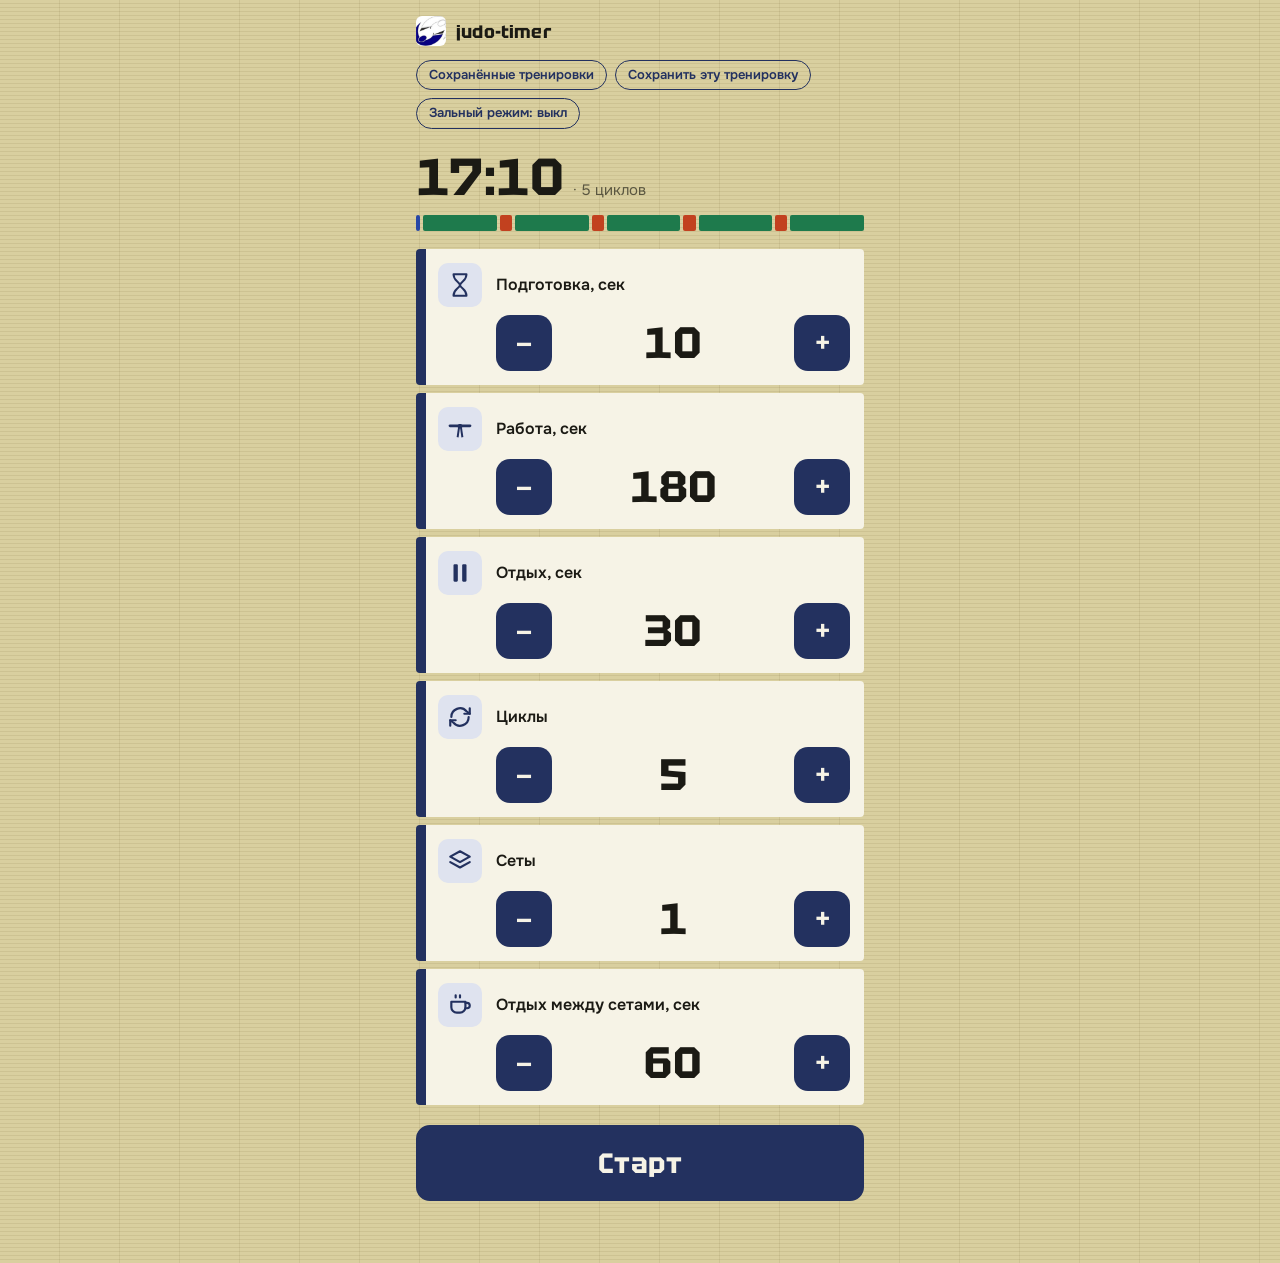
<file: index.html>
<!doctype html>
<html lang="ru">
<head>
<meta charset="utf-8">
<meta name="viewport" content="width=device-width, initial-scale=1, viewport-fit=cover">
<title>judo-timer</title>
<meta name="description" content="judo-timer — интервальный таймер для тренировок дзюдо: Хаджимэ / Матэ, своя настройка раундов и сохранённые тренировки.">
<meta name="theme-color" content="#23315f">
<meta name="apple-mobile-web-app-capable" content="yes">
<meta name="apple-mobile-web-app-status-bar-style" content="black-translucent">
<meta name="mobile-web-app-capable" content="yes">
<link rel="manifest" href="manifest.webmanifest">
<link rel="apple-touch-icon" href="assets/apple-touch-icon.png">
<link rel="icon" href="assets/icon-192.png">
<link rel="stylesheet" href="styles.css">
</head>
<body data-view="setup">

<!-- ===== Экран 1: Программирование ===== -->
<div class="app view-setup" id="viewSetup">
  <div class="topbar">
    <a class="brand" href="../judo-samara/index.html">
      <img src="assets/icon-192.png" alt="">
      <span>judo-timer</span>
    </a>
    <span class="eyebrow">Таймер тренировки</span>
  </div>

  <div class="saved-row" id="savedRow">
    <button type="button" class="text-btn" id="toggleSavedBtn" aria-expanded="false">Сохранённые тренировки</button>
    <button type="button" class="text-btn" id="savePresetBtn">Сохранить эту тренировку</button>
    <button type="button" class="text-btn" id="contrastToggle">Зальный режим: выкл</button>
  </div>
  <div class="saved-list" id="savedList" hidden></div>

  <div class="summary-line" id="summaryLine">15:00 · 5 циклов</div>
  <div class="timeline" id="timeline"></div>

  <div class="settings-list" id="fieldsList"></div>

  <div class="dial-wrap">
    <button class="ctrl primary" id="startBtn" type="button">Старт</button>
    <button class="text-btn" id="continuePausedBtn" hidden type="button">Продолжить предыдущую тренировку</button>
  </div>

  <p class="hint" id="setupHint"></p>
</div>

<!-- ===== Экран 2: Рабочий экран ===== -->
<div class="run" id="viewRun" data-phase="work">
  <div class="run-progress"><div class="run-progress-fill" id="runProgressFill"></div></div>
  <button class="run-back" id="backBtn" type="button" aria-label="Назад к настройкам">← Настройки</button>

  <div class="run-center">
    <span class="run-phase-label" id="runPhaseLabel">Работа</span>
    <div class="run-ring" id="runRing" style="--pct:100">
      <div class="run-ring-track"></div>
      <span class="run-time" id="runTime">03:00</span>
    </div>
    <span class="run-round-info" id="runRoundInfo">Цикл 1 из 5</span>
    <div class="run-dots" id="runDots"></div>
  </div>

  <span class="run-total" id="runTotal">Осталось всего: 15:00</span>

  <div class="run-controls">
    <button class="ctrl secondary" id="prevCycleBtn" type="button" aria-label="Предыдущий цикл">‹</button>
    <button class="ctrl primary" id="pauseBtn" type="button">Пауза</button>
    <button class="ctrl secondary" id="nextCycleBtn" type="button" aria-label="Следующий цикл">›</button>
  </div>

  <div aria-live="polite" class="sr-only" id="live"></div>
</div>

<script type="module" src="js/app.js"></script>
</body>
</html>
</file>
<file: styles.css>
/* ===== judo-timer — оформление «Татами» =====
   Идея: всё в языке татами. Фон — плетение из соломы игуса, каждая настройка — мат
   с тёмно-синей окантовкой (хери), прогресс по циклам — ряд матов 2:1.
   Цвета фаз (синий — подготовка, зелёный — работа, красный — отдых) не меняем:
   тренер к ним привык, это главный сигнал издалека. */

@font-face{font-family:"Tektur";font-weight:600;font-display:swap;
  src:url(assets/fonts/tektur-cyrillic-600.woff2) format("woff2");unicode-range:U+0400-045F,U+0490-0491,U+04B0-04B1,U+2116;}
@font-face{font-family:"Tektur";font-weight:600;font-display:swap;
  src:url(assets/fonts/tektur-latin-600.woff2) format("woff2");unicode-range:U+0000-00FF,U+2000-206F,U+2212;}
@font-face{font-family:"Tektur";font-weight:700;font-display:swap;
  src:url(assets/fonts/tektur-cyrillic-700.woff2) format("woff2");unicode-range:U+0400-045F,U+0490-0491,U+04B0-04B1,U+2116;}
@font-face{font-family:"Tektur";font-weight:700;font-display:swap;
  src:url(assets/fonts/tektur-latin-700.woff2) format("woff2");unicode-range:U+0000-00FF,U+2000-206F,U+2212;}
@font-face{font-family:"Onest";font-weight:400;font-display:swap;
  src:url(assets/fonts/onest-cyrillic-400.woff2) format("woff2");unicode-range:U+0400-045F,U+0490-0491,U+04B0-04B1,U+2116;}
@font-face{font-family:"Onest";font-weight:400;font-display:swap;
  src:url(assets/fonts/onest-latin-400.woff2) format("woff2");unicode-range:U+0000-00FF,U+2000-206F,U+2212;}
@font-face{font-family:"Onest";font-weight:600;font-display:swap;
  src:url(assets/fonts/onest-cyrillic-600.woff2) format("woff2");unicode-range:U+0400-045F,U+0490-0491,U+04B0-04B1,U+2116;}
@font-face{font-family:"Onest";font-weight:600;font-display:swap;
  src:url(assets/fonts/onest-latin-600.woff2) format("woff2");unicode-range:U+0000-00FF,U+2000-206F,U+2212;}
@font-face{font-family:"Onest";font-weight:700;font-display:swap;
  src:url(assets/fonts/onest-cyrillic-700.woff2) format("woff2");unicode-range:U+0400-045F,U+0490-0491,U+04B0-04B1,U+2116;}
@font-face{font-family:"Onest";font-weight:700;font-display:swap;
  src:url(assets/fonts/onest-latin-700.woff2) format("woff2");unicode-range:U+0000-00FF,U+2000-206F,U+2212;}

:root{
  /* мат и окантовка */
  --igusa:#d9cf9f;        /* солома татами — фон экрана настройки */
  --igusa-line:rgba(96,82,32,.10);
  --mat:#f6f3e6;          /* светлая «плитка» поля, цвет как у белого кимоно */
  --heri:#23315f;         /* тёмно-синяя окантовка татами — кнопки, рамки */
  --heri-soft:#dfe3ef;
  --ink:#1b1a14; --text-soft:#5a5640;
  /* фазы */
  --prep:#2747a6; --work:#1e7a4c; --rest:#c2411f; --done:#23315f;
  --ring-accent:#ffd25c;
  --font-display:"Tektur",system-ui,-apple-system,"Segoe UI",Roboto,sans-serif;
  --font-body:"Onest",system-ui,-apple-system,"Segoe UI",Roboto,sans-serif;
}
@media (prefers-color-scheme:dark){
  :root:not([data-theme="light"]){
    --igusa:#16180f; --igusa-line:rgba(217,207,159,.06);
    --mat:#22251a; --heri:#9fb0e6; --heri-soft:#2b3150;
    --ink:#f1edda; --text-soft:#b6b08f;
  }
}
:root[data-theme="dark"]{
  --igusa:#16180f; --igusa-line:rgba(217,207,159,.06);
  --mat:#22251a; --heri:#9fb0e6; --heri-soft:#2b3150;
  --ink:#f1edda; --text-soft:#b6b08f;
}

*{box-sizing:border-box;-webkit-tap-highlight-color:transparent;}
html,body{height:100%;}
body{margin:0;color:var(--ink);font-family:var(--font-body);
  background-color:var(--igusa);
  /* плетение игуса: частые горизонтальные волокна + редкие «стежки» */
  background-image:
    repeating-linear-gradient(0deg,var(--igusa-line) 0 1px,transparent 1px 4px),
    repeating-linear-gradient(90deg,transparent 0 59px,var(--igusa-line) 59px 60px);
  -webkit-font-smoothing:antialiased;overscroll-behavior:none;}
h1,h2,h3{font-family:var(--font-display);font-weight:700;margin:0;color:var(--ink);}
button{font-family:inherit;color:inherit;}

/* переключение экранов: оба лежат в DOM, видимость управляется через body[data-view] */
.view-setup{display:none;}
.run{display:none;}
body[data-view="setup"] .view-setup{display:flex;}
body[data-view="run"] .run{display:flex;}

/* ===== Экран 1: Программирование ===== */
.app{max-width:480px;margin:0 auto;min-height:100dvh;flex-direction:column;
  padding:max(16px,env(safe-area-inset-top)) 16px max(20px,env(safe-area-inset-bottom));}

.topbar{display:flex;align-items:center;justify-content:space-between;gap:10px;}
.brand{display:flex;align-items:center;gap:10px;text-decoration:none;color:var(--ink);}
.brand img{width:30px;height:30px;flex:none;object-fit:contain;border-radius:6px;}
.brand span{font-family:var(--font-display);font-weight:700;font-size:18px;letter-spacing:.01em;}
.eyebrow{display:none;}

.saved-row{display:flex;gap:8px;padding-top:14px;flex-wrap:wrap;}
.text-btn{border:1.5px solid var(--heri);background:transparent;color:var(--heri);
  font-size:13px;font-weight:600;border-radius:999px;padding:7px 12px;cursor:pointer;line-height:1.1;}
.text-btn:hover{background:var(--heri-soft);}
.text-btn.active{background:var(--heri);color:var(--mat);}
.text-btn:focus-visible{outline:3px solid var(--prep);outline-offset:2px;}
.dial-wrap .text-btn{border:none;text-decoration:underline;align-self:center;background:none;}

.saved-list{display:flex;flex-direction:column;gap:6px;margin-top:10px;}
.saved-list[hidden]{display:none;}
.saved-empty{background:var(--mat);margin:0;padding:12px;font-size:13px;border-radius:4px;
  color:var(--text-soft);text-align:center;}
.saved-item{background:var(--mat);display:flex;align-items:center;justify-content:space-between;
  border-left:6px solid var(--heri);border-radius:4px;}
.saved-item-name{flex:1;text-align:left;border:none;background:none;color:var(--ink);
  font-size:15px;font-weight:600;padding:12px;cursor:pointer;}
.saved-item-name:hover,.saved-item-name:focus-visible{color:var(--heri);}
.saved-item-delete{flex:none;border:none;background:none;color:var(--text-soft);
  font-size:16px;padding:12px 14px;cursor:pointer;}
.saved-item-delete:hover{color:var(--rest);}

/* Итог тренировки — главное число экрана: сколько всё займёт */
.summary-line{margin-top:22px;font-size:15px;color:var(--text-soft);
  font-variant-numeric:tabular-nums;display:flex;align-items:baseline;gap:10px;flex-wrap:wrap;}
.summary-line b{font-family:var(--font-display);font-weight:700;font-size:52px;line-height:1;
  color:var(--ink);letter-spacing:-.01em;}

/* Форма тренировки — ряд матов: каждый сегмент — фаза, ширина пропорциональна времени */
.timeline{display:flex;gap:3px;height:16px;margin-top:12px;}
.timeline .seg{height:100%;border-radius:2px;min-width:3px;}
.timeline .seg-prep{background:var(--prep);}
.timeline .seg-work{background:var(--work);}
.timeline .seg-rest,.timeline .seg-restSets{background:var(--rest);}

/* Поля настройки — маты с окантовкой хери слева */
.settings-list{display:flex;flex-direction:column;gap:8px;margin-top:18px;}
.field-row{background:var(--mat);display:flex;align-items:center;gap:14px;
  padding:14px 14px 14px 12px;border-left:10px solid var(--heri);border-radius:4px;}
.field-icon{flex:none;width:44px;height:44px;border-radius:10px;background:var(--heri-soft);
  color:var(--heri);display:flex;align-items:center;justify-content:center;align-self:flex-start;}
.field-icon svg{width:26px;height:26px;}
.field-body{flex:1;min-width:0;display:flex;flex-direction:column;align-items:stretch;gap:8px;}
.field-label{font-size:16px;font-weight:600;color:var(--ink);line-height:44px;}
.stepper{display:flex;align-items:center;justify-content:space-between;gap:10px;width:100%;}
.stepper button{width:56px;height:56px;border-radius:14px;flex:none;border:none;
  background:var(--heri);color:var(--mat);font-size:30px;font-weight:600;line-height:1;cursor:pointer;
  transition:transform .1s;}
.stepper button:active{transform:scale(.93);}
.stepper button:focus-visible{outline:3px solid var(--prep);outline-offset:2px;}
.stepper .field-value{font-family:var(--font-display);font-size:44px;font-weight:700;
  min-width:96px;text-align:center;font-variant-numeric:tabular-nums;color:var(--ink);
  background:none;border:none;cursor:pointer;padding:2px 0;}
.stepper input.field-value-input{min-width:96px;width:120px;text-align:center;
  font-family:var(--font-display);font-size:40px;font-weight:700;color:var(--ink);
  border:2px solid var(--heri);border-radius:8px;background:var(--mat);}

.dial-wrap{display:flex;flex-direction:column;align-items:stretch;justify-content:center;
  gap:10px;padding:20px 0 0;}
.ctrl{border-radius:14px;border:2px solid var(--heri);background:var(--heri);color:var(--mat);
  font-family:var(--font-display);font-weight:700;letter-spacing:.02em;
  cursor:pointer;display:flex;align-items:center;justify-content:center;gap:8px;
  transition:transform .12s;}
.ctrl:active{transform:scale(.97);}
.ctrl.primary{width:100%;height:76px;font-size:28px;}
.ctrl.secondary{border-radius:50%;}
.ctrl:focus-visible{outline:3px solid var(--prep);outline-offset:3px;}

.hint{text-align:center;font-size:13px;color:var(--text-soft);padding:10px 0 2px;min-height:16px;}
.sr-only{position:absolute;width:1px;height:1px;overflow:hidden;clip:rect(0,0,0,0);white-space:nowrap;}

/* ===== Экран 2: Рабочий экран ===== */
.run{
  position:relative;min-height:100dvh;width:100%;flex-direction:column;align-items:center;justify-content:space-between;
  padding:max(18px,env(safe-area-inset-top)) 18px max(24px,env(safe-area-inset-bottom));
  color:#fff;background-color:var(--work);transition:background-color .4s ease;
  /* то же плетение татами, но светлыми волокнами поверх цвета фазы */
  background-image:
    repeating-linear-gradient(0deg,rgba(255,255,255,.045) 0 1px,transparent 1px 5px),
    repeating-linear-gradient(90deg,transparent 0 79px,rgba(0,0,0,.06) 79px 80px);
  touch-action:pan-y;
}
.run[data-phase="prep"]{background-color:var(--prep);}
.run[data-phase="work"]{background-color:var(--work);}
.run[data-phase="rest"],.run[data-phase="restSets"]{background-color:var(--rest);}
.run[data-phase="done"]{background-color:var(--done);}

/* Прогресс всей тренировки — тонкая полоса по верхнему краю */
.run-progress{position:absolute;top:0;left:0;right:0;height:6px;background:rgba(0,0,0,.18);z-index:5;}
.run-progress-fill{height:100%;width:0%;background:#fff;transition:width .25s linear;}

.run-back{align-self:flex-start;background:rgba(0,0,0,.18);border:none;color:#fff;
  border-radius:999px;padding:9px 16px;font-size:14px;font-weight:600;cursor:pointer;}
.run-back:focus-visible{outline:3px solid #fff;outline-offset:2px;}

.run-center{flex:1;display:flex;flex-direction:column;align-items:center;justify-content:center;gap:14px;}
.run-phase-label{font-family:var(--font-display);font-weight:600;
  font-size:clamp(22px,5vw,34px);color:#fff;}

.run-ring{position:relative;width:min(86vw,60vh,600px);height:min(86vw,60vh,600px);flex:none;
  display:flex;align-items:center;justify-content:center;}
.run-ring-track{position:absolute;inset:0;border-radius:50%;
  background:conic-gradient(var(--ring-accent) calc(var(--pct,100)*1%), rgba(0,0,0,.2) 0);
  -webkit-mask:radial-gradient(farthest-side, transparent calc(100% - 30px), #000 calc(100% - 30px));
  mask:radial-gradient(farthest-side, transparent calc(100% - 30px), #000 calc(100% - 30px));
  transition:filter .15s ease;}
.run-ring.pulse-flash .run-ring-track{filter:brightness(1.3);}

.run-time{position:relative;font-family:var(--font-display);font-weight:700;
  font-size:clamp(3.8rem,min(20.5vw,13vh),9rem);line-height:1;color:#fff;font-variant-numeric:tabular-nums;
  letter-spacing:-.03em;}
@keyframes runTimePulse{0%,100%{transform:scale(1);}50%{transform:scale(1.06);}}
.run-time.pulse{animation:runTimePulse .5s ease-in-out infinite;}

.run-round-info{font-size:clamp(16px,3.4vw,22px);font-weight:600;color:#fff;font-variant-numeric:tabular-nums;}

/* Циклы — ряд матов 2:1; пройденные белые, текущий крупнее, разделитель между сетами */
.run-dots{display:flex;align-items:center;justify-content:center;flex-wrap:wrap;gap:6px;max-width:86vw;}
.run-dots .dot{width:22px;height:11px;border-radius:2px;background:rgba(255,255,255,.28);flex:none;
  transition:transform .15s ease,background .15s ease;}
.run-dots .dot.done{background:rgba(255,255,255,.92);}
.run-dots .dot.current{background:var(--ring-accent);transform:scale(1.25);}
.run-dots .dot-sep{width:2px;height:18px;background:rgba(255,255,255,.5);flex:none;margin:0 4px;}
.run-total{font-size:clamp(15px,2.8vw,19px);font-weight:600;color:#fff;padding-bottom:8px;font-variant-numeric:tabular-nums;}

.run-controls{display:flex;align-items:center;justify-content:center;gap:14px;width:100%;max-width:520px;}
.run-controls .ctrl.primary{flex:1;height:76px;font-size:26px;
  background:#fff;color:var(--ink);border-color:#fff;}
.run-controls .ctrl.secondary{width:68px;height:68px;font-size:32px;flex:none;border-radius:14px;
  background:rgba(0,0,0,.18);color:#fff;border:2px solid rgba(255,255,255,.55);}
.run-controls .ctrl.secondary:disabled{opacity:.35;cursor:default;}
.run-controls .ctrl:focus-visible{outline:3px solid #fff;}

/* ===== «Зальный режим»: высокий контраст для яркого света и дальней дистанции ===== */
body[data-contrast="high"] .run{background-image:none;}
body[data-contrast="high"] .run[data-phase="prep"]{background-color:#0b3f97;}
body[data-contrast="high"] .run[data-phase="work"]{background-color:#11743f;}
body[data-contrast="high"] .run[data-phase="rest"],
body[data-contrast="high"] .run[data-phase="restSets"]{background-color:#c42d12;}
body[data-contrast="high"] .run[data-phase="done"]{background-color:#141c3d;}
body[data-contrast="high"] .run-total{font-weight:700;}
body[data-contrast="high"] .run-dots .dot{background:rgba(255,255,255,.5);}
body[data-contrast="high"] .run-dots .dot.done{background:#fff;}

@media (prefers-reduced-motion:reduce){ .run{transition:none;} .ctrl,.stepper button{transition:none;} .run-time{animation:none;} }
</file>
